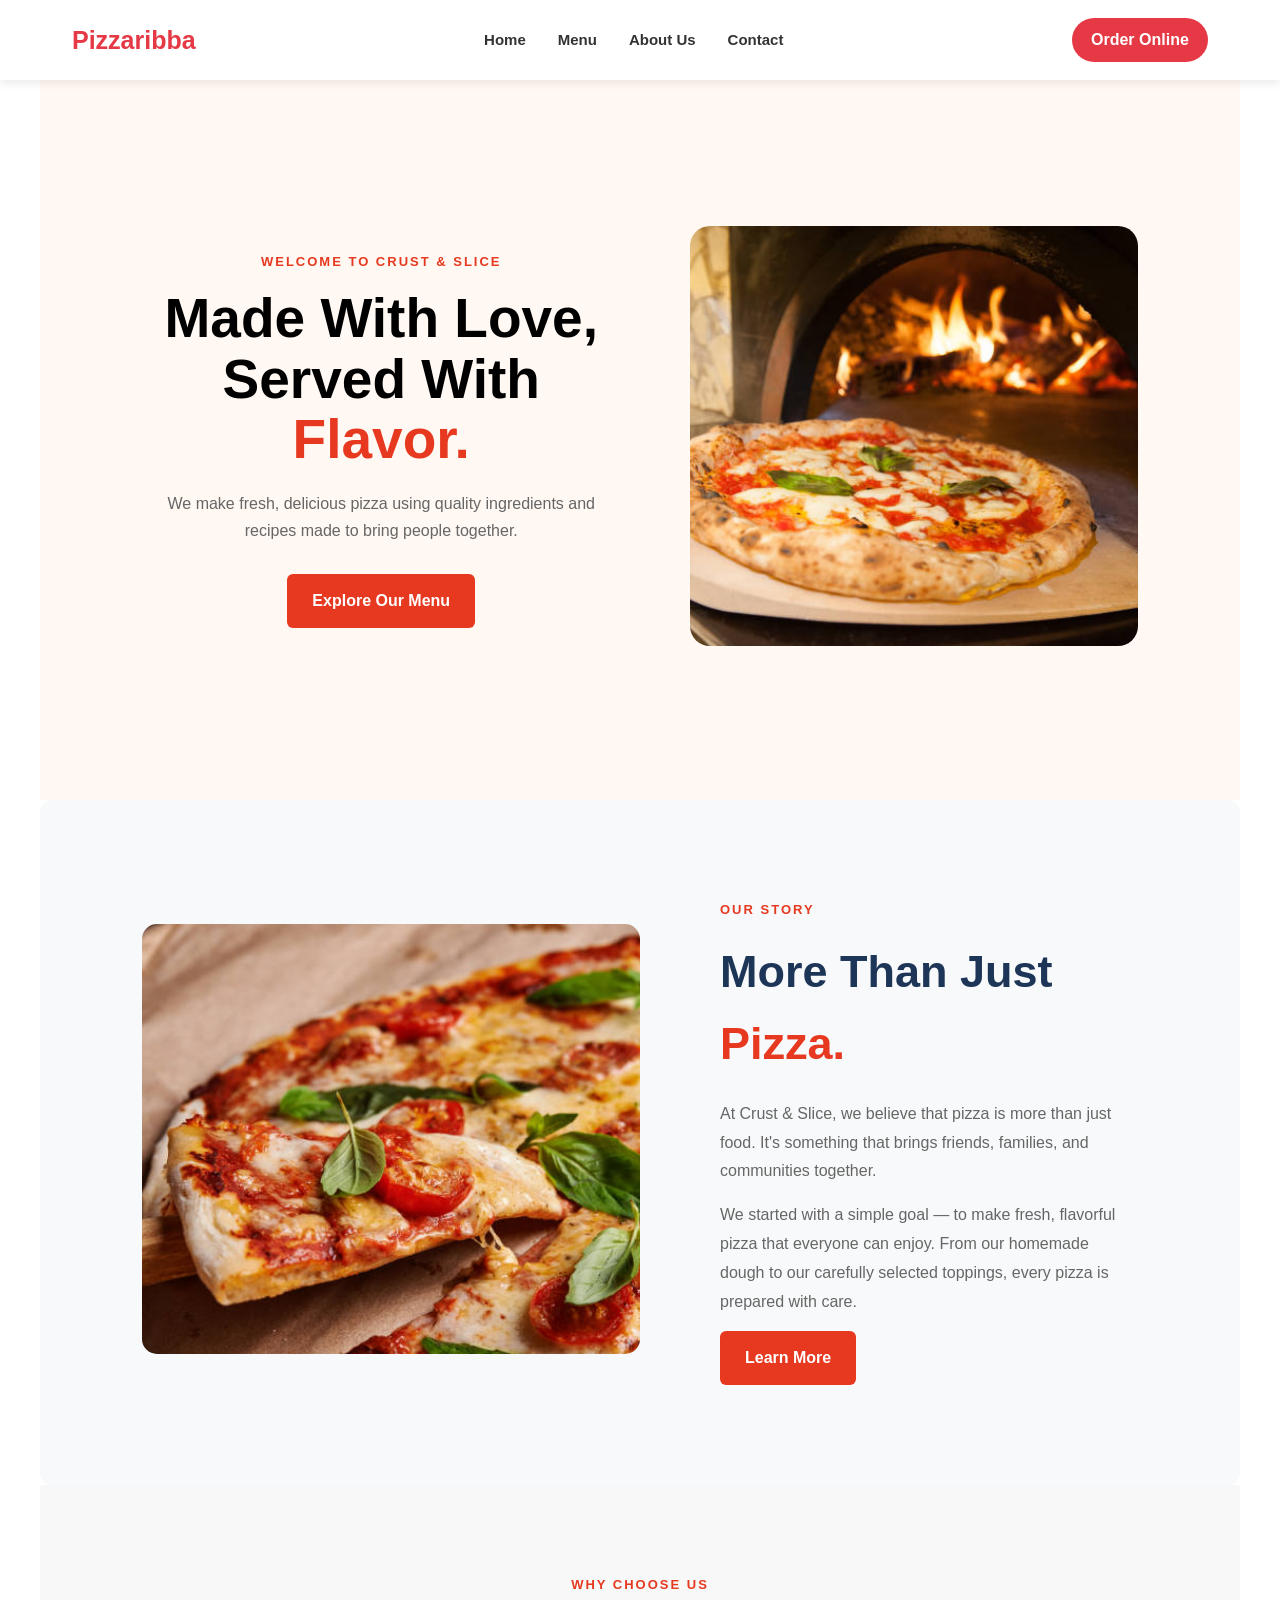
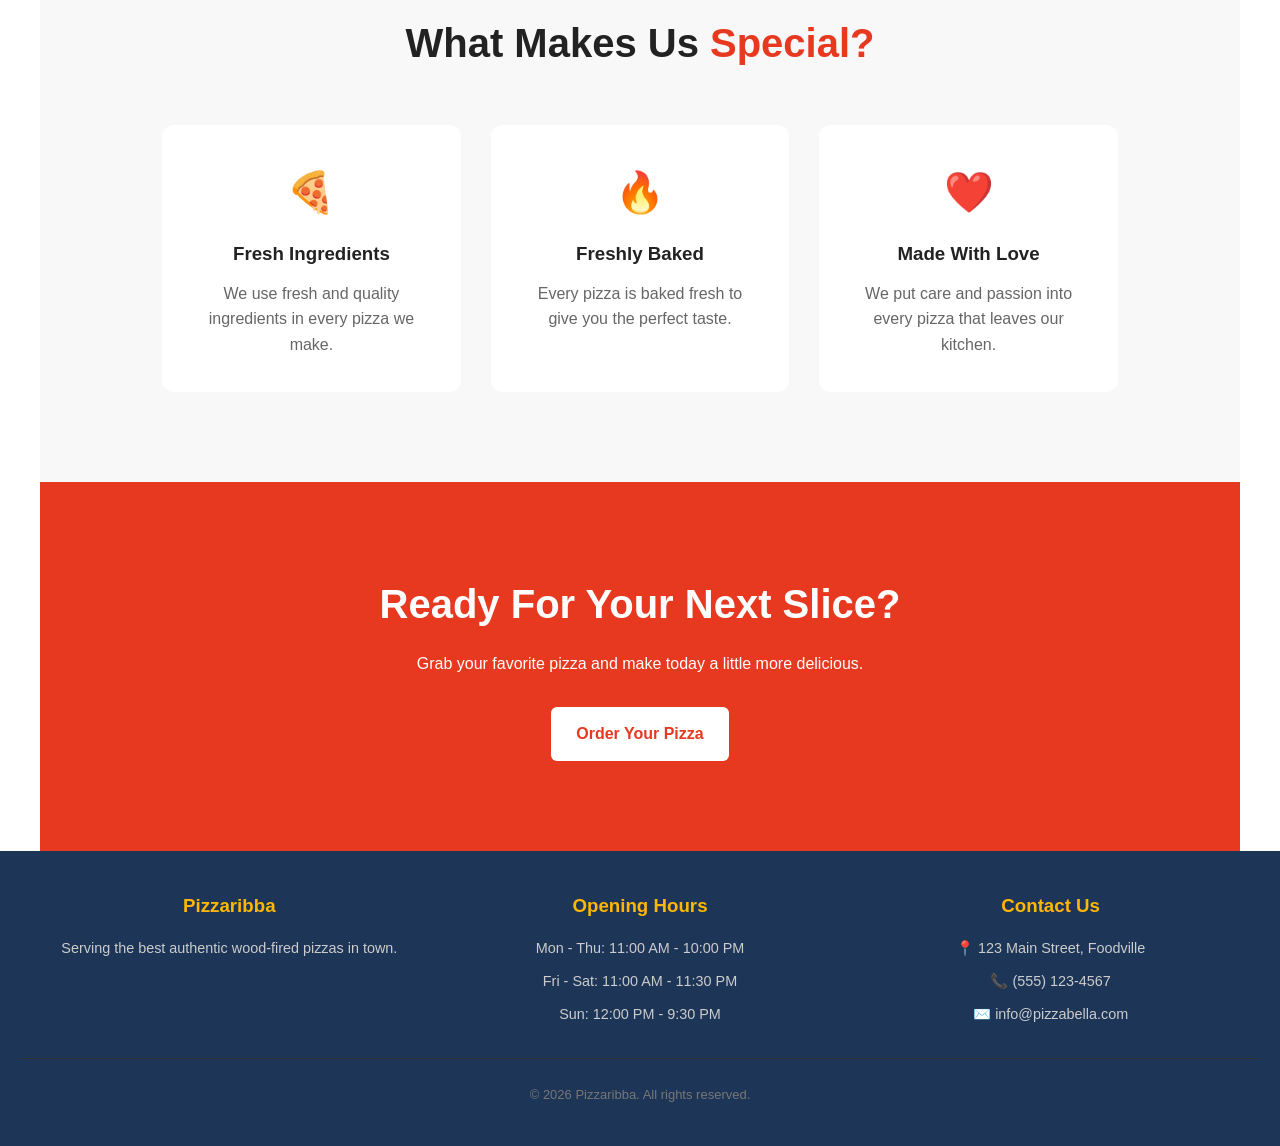
<file: about.html>
<!DOCTYPE html>
<html lang="en">
<head>
    <meta charset="UTF-8">
    <meta name="viewport" content="width=device-width, initial-scale=1.0">
    <title>About Us</title>
    <link rel="stylesheet" href="style.css">
    <link rel="stylesheet" href="pizza-website/style.css">
    <script src="/components.js" defer></script>
</head>

<body>

    <!-- Navigation -->
    <pizza-header></pizza-header>


    <!-- Hero Section -->
    <section class="hero">

        <div class="hero-text">
            <p class="small-title">WELCOME TO CRUST & SLICE</p>            

            <h1>Made With Love,<br>Served With <span>Flavor.</span></h1>

            <p>
                We make fresh, delicious pizza using quality ingredients
                and recipes made to bring people together.
            </p>

            <a href="#" class="main-btn">Explore Our Menu</a>
        </div>

        <div class="hero-image">
            <img src="pizza-website/pizza.jpg" alt="Fresh pizza">
        </div>

    </section>


    <!-- About Section -->
    <section class="about">

        <div class="about-image">
            <img src="pizza-website/pizza-chef.jpg" alt="Pizza being prepared">
        </div>

        <div class="about-text">
            <p class="small-title">OUR STORY</p>

            <h2>More Than Just<br><span>Pizza.</span></h2>

            <p>
                At Crust & Slice, we believe that pizza is more than just
                food. It's something that brings friends, families, and
                communities together.
            </p>

            <p>
                We started with a simple goal — to make fresh, flavorful
                pizza that everyone can enjoy. From our homemade dough to
                our carefully selected toppings, every pizza is prepared
                with care.
            </p>

            <a href="#" class="main-btn">Learn More</a>
        </div>

    </section>


    <!-- Features -->
    <section class="features">

        <div class="section-heading">
            <p class="small-title">WHY CHOOSE US</p>
            <h2>What Makes Us <span>Special?</span></h2>
        </div>

        <div class="feature-container">

            <div class="feature">
                <div class="icon">🍕</div>
                <h3>Fresh Ingredients</h3>
                <p>
                    We use fresh and quality ingredients in every pizza we make.
                </p>
            </div>

            <div class="feature">
                <div class="icon">🔥</div>
                <h3>Freshly Baked</h3>
                <p>
                    Every pizza is baked fresh to give you the perfect taste.
                </p>
            </div>

            <div class="feature">
                <div class="icon">❤️</div>
                <h3>Made With Love</h3>
                <p>
                    We put care and passion into every pizza that leaves our kitchen.
                </p>
            </div>

        </div>

    </section>


    <!-- CTA -->
    <section class="cta">

        <h2>Ready For Your Next Slice?</h2>

        <p>
            Grab your favorite pizza and make today a little more delicious.
        </p>

        <a href="#" class="main-btn">Order Your Pizza</a>

    </section>


    <!-- Footer -->
    <pizza-footer></pizza-footer>

</body>
</html>
</file>
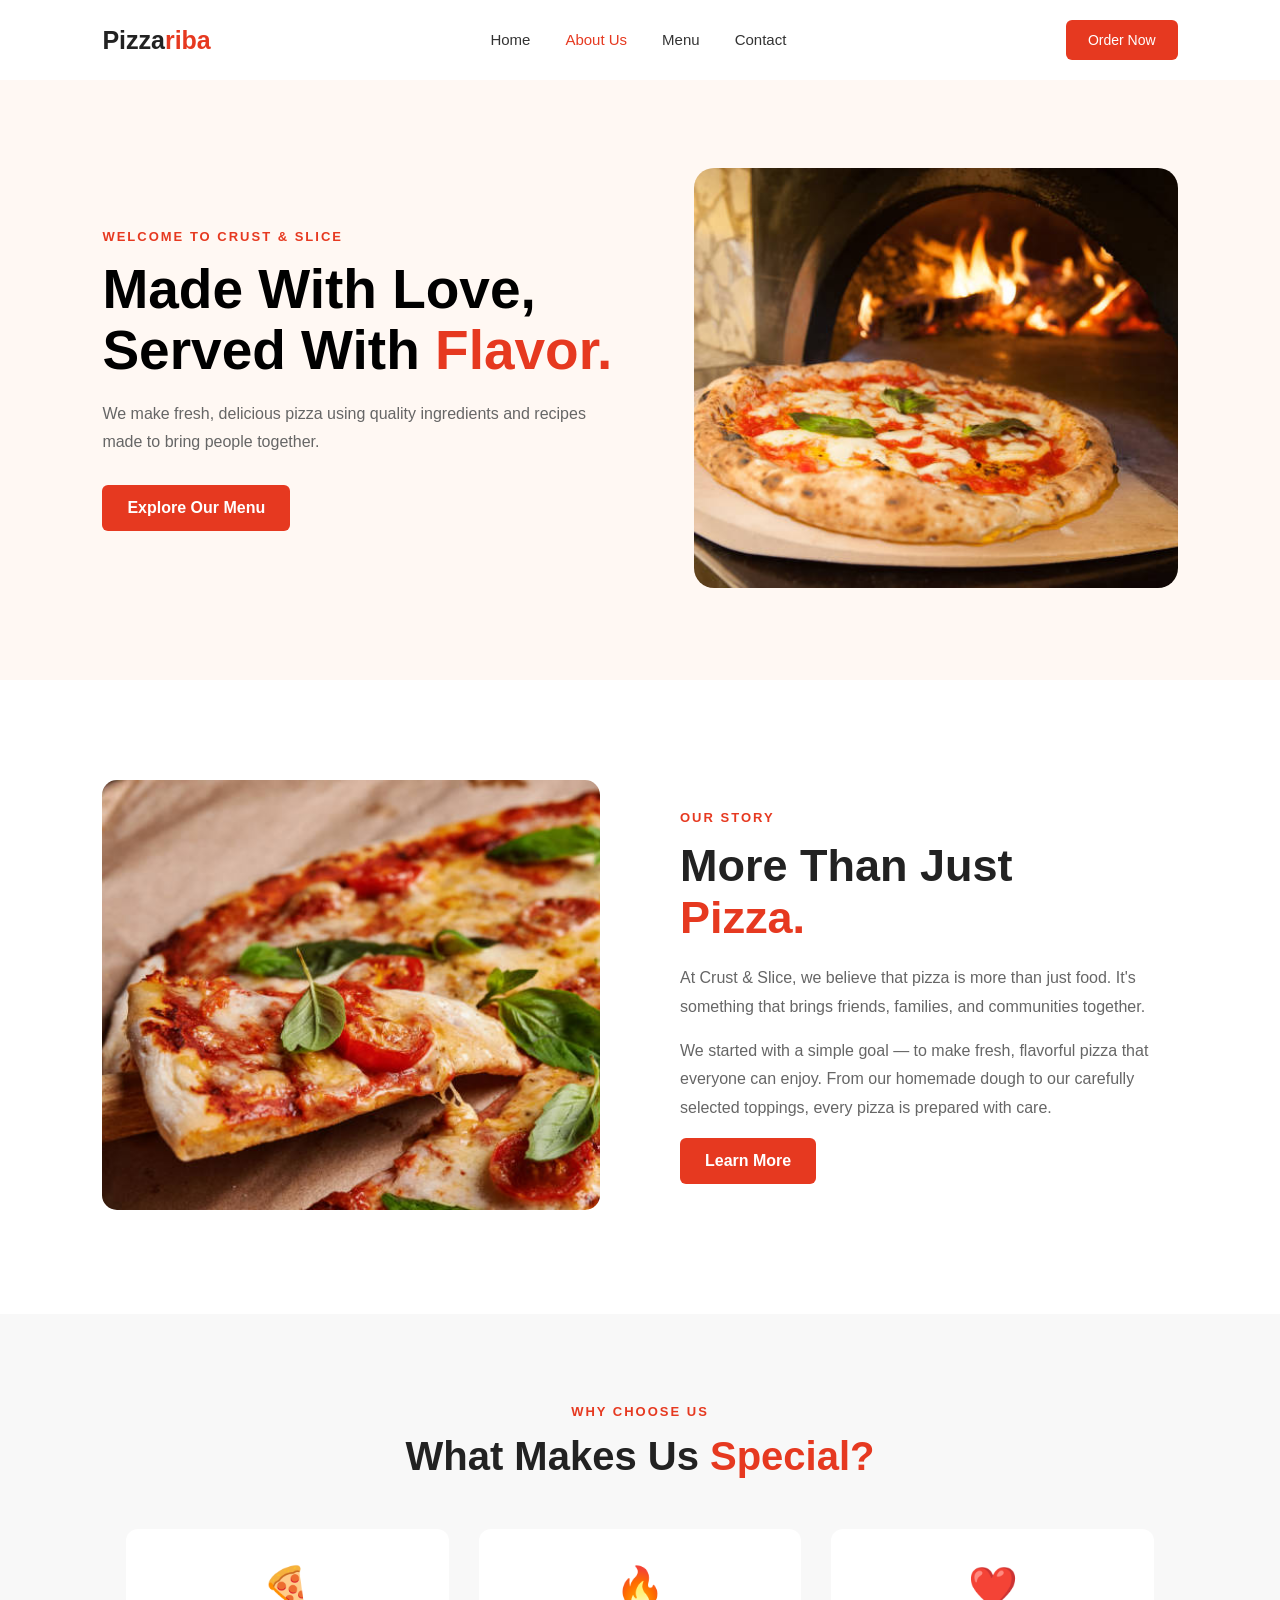
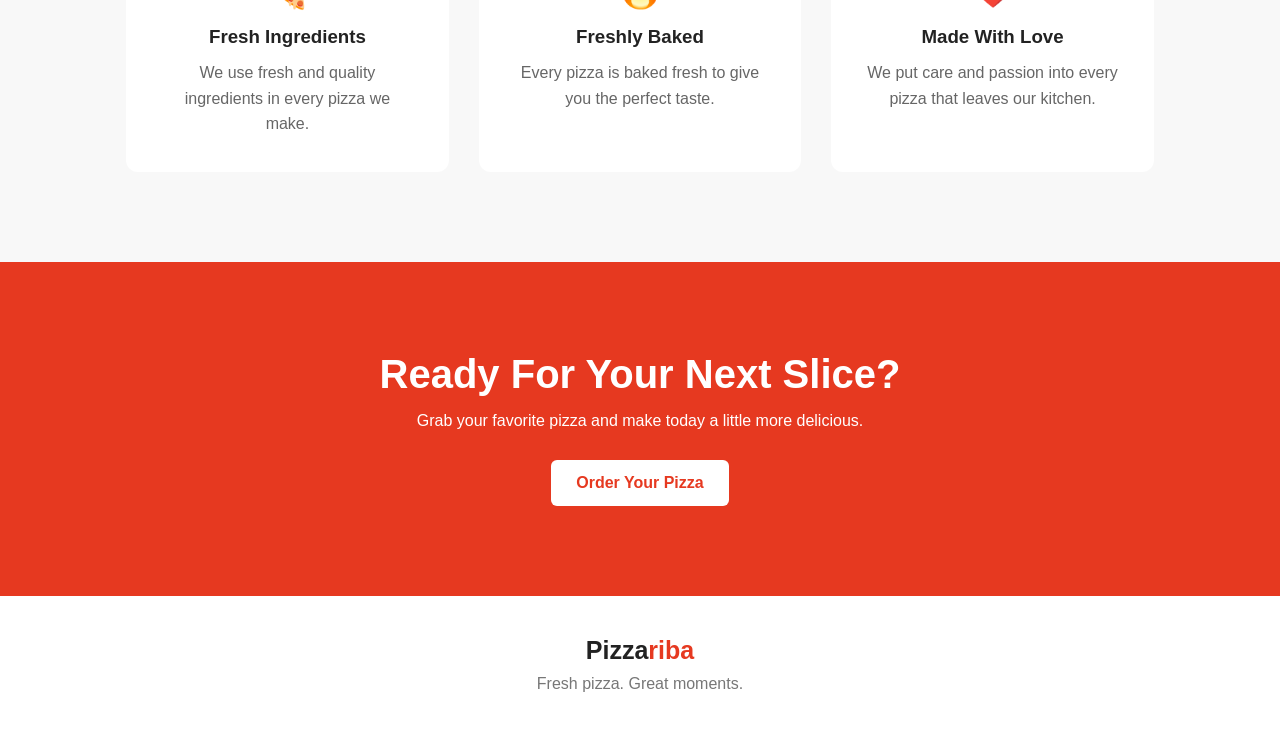
<file: pizza-website/about.html>
<!DOCTYPE html>
<html lang="en">
<head>
    <meta charset="UTF-8">
    <meta name="viewport" content="width=device-width, initial-scale=1.0">
    <title>About Us</title>
    <link rel="stylesheet" href="style.css">
</head>

<body>

    <!-- Navigation -->
    <nav>
        <div class="logo">Pizza<span>riba</span></div>

        <ul>
            <li><a href="#">Home</a></li>
            <li><a href="#" class="active">About Us</a></li>
            <li><a href="#">Menu</a></li>
            <li><a href="#">Contact</a></li>
        </ul>

        <a href="#" class="order-btn">Order Now</a>
    </nav>


    <!-- Hero Section -->
    <section class="hero">

        <div class="hero-text">
            <p class="small-title">WELCOME TO CRUST & SLICE</p>

            <h1>Made With Love,<br>Served With <span>Flavor.</span></h1>

            <p>
                We make fresh, delicious pizza using quality ingredients
                and recipes made to bring people together.
            </p>

            <a href="#" class="main-btn">Explore Our Menu</a>
        </div>

        <div class="hero-image">
            <img src="pizza.jpg" alt="Fresh pizza">
        </div>

    </section>


    <!-- About Section -->
    <section class="about">

        <div class="about-image">
            <img src="pizza-chef.jpg" alt="Pizza being prepared">
        </div>

        <div class="about-text">
            <p class="small-title">OUR STORY</p>

            <h2>More Than Just<br><span>Pizza.</span></h2>

            <p>
                At Crust & Slice, we believe that pizza is more than just
                food. It's something that brings friends, families, and
                communities together.
            </p>

            <p>
                We started with a simple goal — to make fresh, flavorful
                pizza that everyone can enjoy. From our homemade dough to
                our carefully selected toppings, every pizza is prepared
                with care.
            </p>

            <a href="#" class="main-btn">Learn More</a>
        </div>

    </section>


    <!-- Features -->
    <section class="features">

        <div class="section-heading">
            <p class="small-title">WHY CHOOSE US</p>
            <h2>What Makes Us <span>Special?</span></h2>
        </div>

        <div class="feature-container">

            <div class="feature">
                <div class="icon">🍕</div>
                <h3>Fresh Ingredients</h3>
                <p>
                    We use fresh and quality ingredients in every pizza we make.
                </p>
            </div>

            <div class="feature">
                <div class="icon">🔥</div>
                <h3>Freshly Baked</h3>
                <p>
                    Every pizza is baked fresh to give you the perfect taste.
                </p>
            </div>

            <div class="feature">
                <div class="icon">❤️</div>
                <h3>Made With Love</h3>
                <p>
                    We put care and passion into every pizza that leaves our kitchen.
                </p>
            </div>

        </div>

    </section>


    <!-- CTA -->
    <section class="cta">

        <h2>Ready For Your Next Slice?</h2>

        <p>
            Grab your favorite pizza and make today a little more delicious.
        </p>

        <a href="#" class="main-btn">Order Your Pizza</a>

    </section>


    <!-- Footer -->
    <footer>
        <div class="logo">Pizza<span>riba</span></div>

        <p>Fresh pizza. Great moments.</p>

        
    </footer>

</body>
</html>
</file>
<file: style.css>
/* CSS Reset & General Styles */
        * {
            margin: 0;
            padding: 0;
            box-sizing: border-box;
            font-family: 'Segoe UI', Tahoma, Geneva, Verdana, sans-serif;
        }

        :root {
            --primary-color: #e63946;
            --secondary-color: #ffb703;
            --dark-color: #1d3557;
            --light-color: #f8f9fa;
        }

        body {
            color: #333;
            line-height: 1.6;
            background-color: #fff;
        }

        a {
            text-decoration: none;
            color: inherit;
        }

        /* Header / Navbar */
        header {
            background-color: #fff;
            box-shadow: 0 2px 10px rgba(0, 0, 0, 0.1);
            position: sticky;
            top: 0;
            z-index: 1000;
        }

        .navbar {
            display: flex;
            justify-content: space-between;
            align-items: center;
            max-width: 1200px;
            margin: 0 auto;
            padding: 1rem 2rem;
        }

        .logo {
            font-size: 1.8rem;
            font-weight: bold;
            color: var(--primary-color);
        }

        .logo span {
            color: var(--secondary-color);
        }

        .nav-links {
            display: flex;
            list-style: none;
            gap: 2rem;
        }

        .nav-links a {
            font-weight: 600;
            transition: color 0.3s;
        }

        .nav-links a:hover {
            color: var(--primary-color);
        }

        .btn-order {
            background-color: var(--primary-color);
            color: #fff;
            padding: 0.6rem 1.2rem;
            border-radius: 25px;
            font-weight: bold;
            transition: background-color 0.3s;
        }

        .btn-order:hover {
            background-color: #c1121f;
        }

        /* Hero Section */
        .hero {
            background: linear-gradient(rgba(0, 0, 0, 0.6), rgba(0, 0, 0, 0.6)), 
                        url('https://images.unsplash.com/photo-1513104890138-7c749659a591?auto=format&fit=crop&w=1350&q=80') center/cover no-repeat;
            height: 80vh;
            display: flex;
            align-items: center;
            justify-content: center;
            text-align: center;
            color: #fff;
            padding: 0 1rem;
        }

        .hero-content h1 {
            font-size: 3.5rem;
            margin-bottom: 1rem;
        }

        .hero-content p {
            font-size: 1.2rem;
            margin-bottom: 2rem;
            max-width: 600px;
            margin-left: auto;
            margin-right: auto;
        }

        .btn-primary {
            background-color: var(--secondary-color);
            color: #000;
            padding: 0.8rem 2rem;
            font-size: 1.1rem;
            border-radius: 25px;
            font-weight: bold;
            transition: transform 0.2s, background-color 0.3s;
            display: inline-block;
        }

        .btn-primary:hover {
            background-color: #fb8500;
            transform: scale(1.05);
        }

        /* Section Styling */
        section {
            padding: 4rem 2rem;
            max-width: 1200px;
            margin: 0 auto;
        }

        .section-title {
            text-align: center;
            font-size: 2.2rem;
            margin-bottom: 2.5rem;
            color: var(--dark-color);
        }

        /* Menu Section */
        .menu-grid {
            display: grid;
            grid-template-columns: repeat(auto-fit, minmax(280px, 1fr));
            gap: 2rem;
        }

        .menu-card {
            background-color: #fff;
            border-radius: 12px;
            overflow: hidden;
            box-shadow: 0 4px 15px rgba(0, 0, 0, 0.1);
            transition: transform 0.3s;
        }

        .menu-card:hover {
            transform: translateY(-5px);
        }

        .menu-card img {
            width: 100%;
            height: 200px;
            object-fit: cover;
        }

        .menu-card-body {
            padding: 1.5rem;
        }

        .menu-card-title {
            font-size: 1.3rem;
            margin-bottom: 0.5rem;
            display: flex;
            justify-content: space-between;
        }

        .menu-card-price {
            color: var(--primary-color);
            font-weight: bold;
        }

        .menu-card-desc {
            color: #666;
            font-size: 0.95rem;
            margin-bottom: 1rem;
        }

        /* About Section */
        .about {
            background-color: var(--light-color);
            border-radius: 12px;
            display: flex;
            flex-wrap: wrap;
            align-items: center;
            gap: 2rem;
            padding: 3rem 2rem;
        }

        .about-text {
            flex: 1;
            min-width: 300px;
        }

        .about-text h2 {
            margin-bottom: 1rem;
            color: var(--dark-color);
        }

        .about-img {
            flex: 1;
            min-width: 300px;
        }

        .about-img img {
            width: 100%;
            border-radius: 12px;
        }

        /* Footer */
        footer {
            background-color: var(--dark-color);
            color: #fff;
            padding: 3rem 2rem 1rem;
        }

        .footer-content {
            max-width: 1200px;
            margin: 0 auto;
            display: grid;
            grid-template-columns: repeat(auto-fit, minmax(200px, 1fr));
            gap: 2rem;
            margin-bottom: 2rem;
        }

        .footer-col h3 {
            margin-bottom: 1rem;
            color: var(--secondary-color);
        }

        .footer-col p, .footer-col ul {
            font-size: 0.9rem;
            color: #ccc;
        }

        .footer-col ul {
            list-style: none;
        }

        .footer-col ul li {
            margin-bottom: 0.5rem;
        }

        .copyright {
            text-align: center;
            border-top: 1px solid #333;
            padding-top: 1rem;
            font-size: 0.85rem;
            color: #aaa;
        }

        /* Responsive Design */
        @media (max-width: 768px) {
            .nav-links {
                display: none; /* Can be enhanced with JS mobile menu */
            }
            .hero-content h1 {
                font-size: 2.5rem;
            }
        }
</file>
<file: pizza-website/style.css>
* {
    margin: 0;
    padding: 0;
    box-sizing: border-box;
}

body {
    font-family: Arial, sans-serif;
    color: #222;
    background: #fff;
}


/* Navigation */

nav {
    height: 80px;
    display: flex;
    align-items: center;
    justify-content: space-between;
    padding: 0 8%;
    background: white;
}

.logo {
    font-size: 25px;
    font-weight: bold;
}

.logo span {
    color: #e63920;
}

nav ul {
    display: flex;
    list-style: none;
    gap: 35px;
}

nav ul li a {
    text-decoration: none;
    color: #333;
    font-size: 15px;
}

nav ul li a:hover,
nav ul li .active {
    color: #e63920;
}

.order-btn {
    text-decoration: none;
    color: white;
    background: #e63920;
    padding: 12px 22px;
    border-radius: 6px;
    font-size: 14px;
}


/* Hero */

.hero {
    min-height: 600px;
    display: flex;
    align-items: center;
    justify-content: space-between;
    padding: 60px 8%;
    background: #fff8f3;
}

.hero-text {
    width: 48%;
}

.small-title {
    color: #e63920;
    font-size: 13px;
    font-weight: bold;
    letter-spacing: 2px;
    margin-bottom: 15px;
}

.hero h1 {
    font-size: 55px;
    line-height: 1.1;
    margin-bottom: 20px;
    color: black;
}

.hero h1 span,
.about-text h2 span,
.section-heading h2 span {
    color: #e63920;
}

.hero-text > p:not(.small-title) {
    color: #666;
    line-height: 1.7;
    max-width: 500px;
    margin-bottom: 30px;
}

.main-btn {
    display: inline-block;
    text-decoration: none;
    color: white;
    background: #e63920;
    padding: 14px 25px;
    border-radius: 6px;
    font-weight: bold;
}

.main-btn:hover,
.order-btn:hover {
    background: #c92f1a;
}


/* Hero Image */

.hero-image {
    width: 45%;
}

.hero-image img {
    width: 100%;
    height: 420px;
    object-fit: cover;
    border-radius: 20px;
}


/* About */

.about {
    display: flex;
    align-items: center;
    gap: 80px;
    padding: 100px 8%;
}

.about-image {
    width: 50%;
}

.about-image img {
    width: 100%;
    height: 430px;
    object-fit: cover;
    border-radius: 15px;
}

.about-text {
    width: 50%;
}

.about-text h2 {
    font-size: 45px;
    margin-bottom: 20px;
}

.about-text p:not(.small-title) {
    color: #666;
    line-height: 1.8;
    margin-bottom: 15px;
}


/* Features */

.features {
    padding: 90px 8%;
    background: #f8f8f8;
    text-align: center;
}

.section-heading h2 {
    font-size: 40px;
    margin-bottom: 50px;
}

.feature-container {
    display: flex;
    justify-content: center;
    gap: 30px;
}

.feature {
    background: white;
    padding: 35px;
    border-radius: 12px;
    width: 30%;
}

.icon {
    font-size: 40px;
    margin-bottom: 15px;
}

.feature h3 {
    margin-bottom: 12px;
}

.feature p {
    color: #666;
    line-height: 1.6;
}


/* CTA */

.cta {
    text-align: center;
    padding: 90px 20px;
    background: #e63920;
    color: white;
}

.cta h2 {
    font-size: 40px;
    margin-bottom: 15px;
}

.cta p {
    margin-bottom: 30px;
}

.cta .main-btn {
    background: white;
    color: #e63920;
}


/* Footer */

footer {
    text-align: center;
    padding: 40px 20px;
}

footer p {
    color: #777;
    margin-top: 10px;
}

footer .copyright {
    font-size: 13px;
    margin-top: 25px;
}


/* Mobile */

@media (max-width: 768px) {

    nav {
        padding: 0 5%;
    }

    nav ul {
        display: none;
    }

    .hero,
    .about {
        flex-direction: column;
        padding: 60px 5%;
    }

    .hero-text,
    .hero-image,
    .about-text,
    .about-image {
        width: 100%;
    }

    .hero h1 {
        font-size: 40px;
    }

    .hero-image img,
    .about-image img {
        height: 300px;
    }

    .feature-container {
        flex-direction: column;
    }

    .feature {
        width: 100%;
    }

    .section-heading h2 {
        font-size: 32px;
    }

    .cta h2 {
        font-size: 32px;
    }
}
</file>
